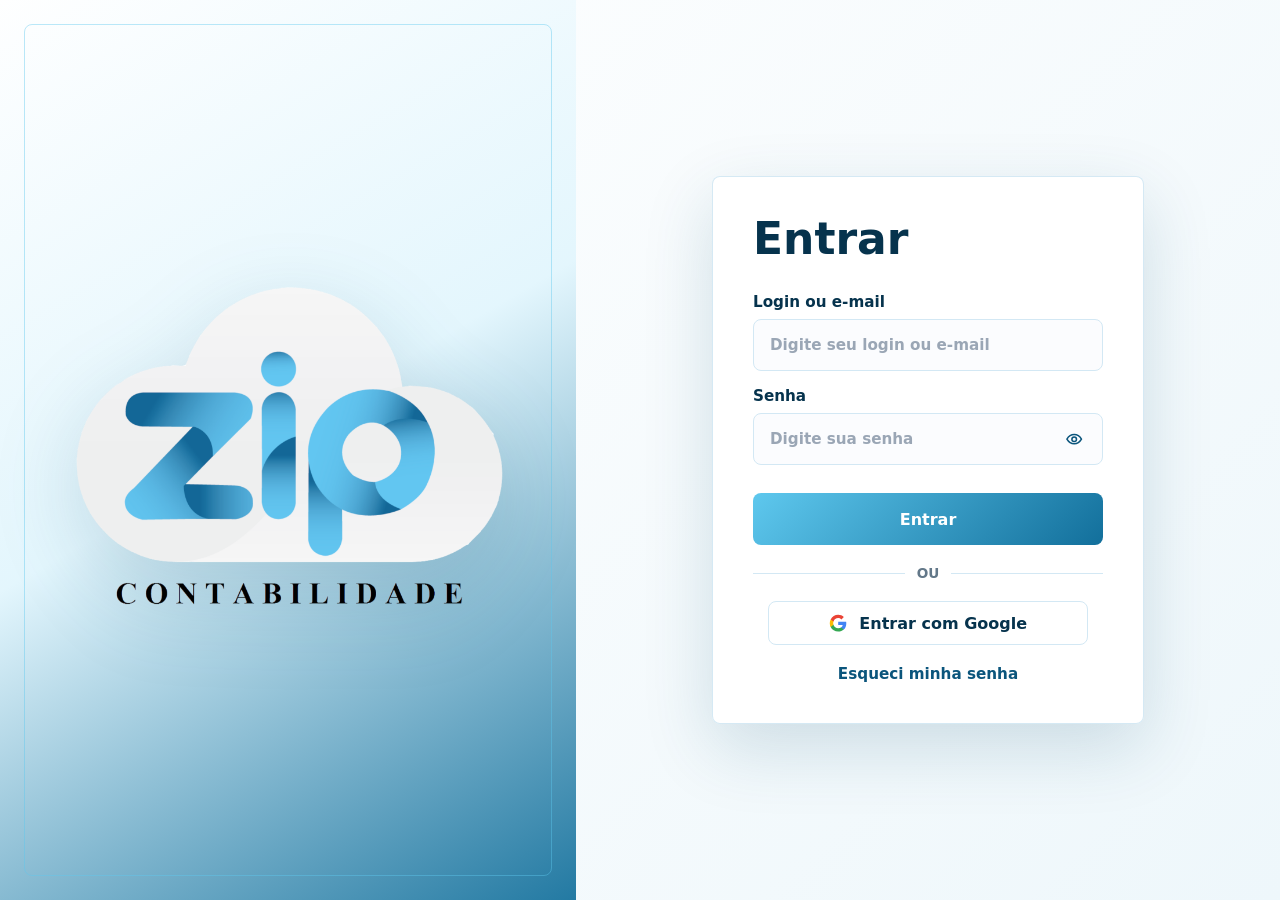
<file: index.html>
<!doctype html>
<html lang="pt-BR">
  <head>
    <meta charset="UTF-8" />
    <meta name="viewport" content="width=device-width, initial-scale=1.0" />
    <title>Login</title>
    <link rel="icon" type="image/png" sizes="32x32" href="/favicon-32.png?v=4" />
    <link rel="icon" type="image/png" sizes="512x512" href="/favicon.png?v=4" />
    <link rel="apple-touch-icon" sizes="180x180" href="/apple-touch-icon.png?v=4" />
    <link rel="stylesheet" href="/styles.css?v=20260518-google-users" />
  </head>
  <body>
    <main class="login-page">
      <section class="brand-panel" aria-label="Logo principal">
        <div class="logo-showcase">
          <img class="brand-logo" src="/logo-login.png" alt="Logo" />
        </div>
      </section>

      <section class="login-panel" aria-labelledby="login-title">
        <form class="login-form auth-view" id="login-form" action="#" method="post">
          <div class="login-form__header">
            <h2 id="login-title">Entrar</h2>
          </div>

          <label class="field" for="usuario">
            <span>Login ou e-mail</span>
            <input
              id="usuario"
              name="usuario"
              type="text"
              autocomplete="username"
              placeholder="Digite seu login ou e-mail"
              aria-describedby="login-error"
              required
            />
          </label>

          <label class="field" for="senha">
            <span>Senha</span>
            <span class="password-control">
              <input
                id="senha"
                name="senha"
                type="password"
                autocomplete="current-password"
                placeholder="Digite sua senha"
                aria-describedby="login-error"
                required
              />
              <button
                class="password-toggle"
                id="senha-toggle"
                type="button"
                aria-label="Segure para mostrar a senha"
                aria-controls="senha"
              >
                <svg viewBox="0 0 24 24" aria-hidden="true">
                  <path
                    d="M2.5 12s3.5-6 9.5-6 9.5 6 9.5 6-3.5 6-9.5 6-9.5-6-9.5-6z"
                  />
                  <circle cx="12" cy="12" r="3" />
                </svg>
              </button>
            </span>
          </label>

          <button class="login-button" type="submit">Entrar</button>

          <div class="auth-divider" aria-hidden="true">
            <span>ou</span>
          </div>

          <div class="google-signin-area">
            <div id="google-signin-button"></div>
            <button class="google-fallback-button" id="google-login-fallback" type="button">
              <svg class="google-logo" viewBox="0 0 24 24" aria-hidden="true">
                <path
                  fill="#4285f4"
                  d="M22.56 12.25c0-.78-.07-1.53-.2-2.25H12v4.26h5.92c-.26 1.37-1.04 2.53-2.21 3.31v2.77h3.57c2.08-1.92 3.28-4.74 3.28-8.09z"
                />
                <path
                  fill="#34a853"
                  d="M12 23c2.97 0 5.46-.98 7.28-2.66l-3.57-2.77c-.98.66-2.23 1.06-3.71 1.06-2.86 0-5.29-1.93-6.16-4.53H2.18v2.84C3.99 20.53 7.7 23 12 23z"
                />
                <path
                  fill="#fbbc05"
                  d="M5.84 14.1c-.22-.66-.35-1.36-.35-2.1s.13-1.44.35-2.1V7.06H2.18C1.43 8.55 1 10.22 1 12s.43 3.45 1.18 4.94l3.66-2.84z"
                />
                <path
                  fill="#ea4335"
                  d="M12 5.38c1.62 0 3.06.56 4.21 1.64l3.15-3.15C17.45 2.09 14.97 1 12 1 7.7 1 3.99 3.47 2.18 7.06L5.84 9.9C6.71 7.3 9.14 5.38 12 5.38z"
                />
              </svg>
              Entrar com Google
            </button>
          </div>

          <p class="google-error" id="google-error" role="alert" hidden></p>

          <a class="forgot-password" id="forgot-password-link" href="#recuperar-senha">
            Esqueci minha senha
          </a>

          <p class="login-error" id="login-error" role="alert" hidden>
            Login/e-mail ou senha inexistente.
          </p>

          <p class="login-success" id="login-success" role="status" hidden>
            Login realizado com sucesso.
          </p>
        </form>

        <form class="login-form auth-view" id="forgot-form" action="#" method="post" hidden>
          <div class="login-form__header">
            <h2>Redefinir senha</h2>
          </div>

          <label class="field" for="email-recuperacao">
            <span>E-mail cadastrado</span>
            <input
              id="email-recuperacao"
              name="email-recuperacao"
              type="email"
              autocomplete="email"
              placeholder="Digite seu e-mail"
              aria-describedby="forgot-error"
              required
            />
          </label>

          <button class="login-button" type="submit">Enviar redefini&ccedil;&atilde;o</button>
          <button class="link-button" id="back-to-login" type="button">Voltar para entrar</button>

          <p class="login-error" id="forgot-error" role="alert" hidden>
            E-mail n&atilde;o encontrado.
          </p>

          <section class="reset-email" id="reset-email-preview" aria-label="E-mail de redefinicao" hidden>
            <p class="email-subject">
              <strong>Assunto:</strong> Redefini&ccedil;&atilde;o de senha
            </p>
            <p>
              Ol&aacute;, recebemos uma solicita&ccedil;&atilde;o para alterar sua senha.
              Clique no link abaixo para cadastrar uma nova senha.
            </p>
            <a class="reset-link" id="reset-password-link" href="#redefinir-senha">
              Redefinir senha
            </a>
          </section>
        </form>

        <form class="login-form auth-view" id="reset-form" action="#" method="post" hidden>
          <div class="login-form__header">
            <h2>Nova senha</h2>
          </div>

          <label class="field" for="nova-senha">
            <span>Nova senha</span>
            <input
              id="nova-senha"
              name="nova-senha"
              type="password"
              autocomplete="new-password"
              placeholder="Digite a nova senha"
              aria-describedby="password-rules reset-error"
              required
            />
          </label>

          <label class="field" for="confirmar-senha">
            <span>Confirmar senha</span>
            <input
              id="confirmar-senha"
              name="confirmar-senha"
              type="password"
              autocomplete="new-password"
              placeholder="Confirme a nova senha"
              aria-describedby="password-rules reset-error"
              required
            />
          </label>

          <p class="password-rules" id="password-rules">
            Use no m&iacute;nimo 8 caracteres, com letras mai&uacute;sculas,
            min&uacute;sculas, n&uacute;meros e caractere especial.
          </p>

          <button class="login-button" type="submit">Salvar nova senha</button>
          <button class="link-button" id="back-to-login-reset" type="button">Voltar para entrar</button>

          <p class="login-error" id="reset-error" role="alert" hidden></p>

          <p class="login-success" id="reset-success" role="status" hidden>
            Senha alterada com sucesso.
          </p>
        </form>
      </section>

      <section class="app-shell" id="app-shell" hidden>
        <aside class="sidebar" aria-label="Menu principal">
          <div class="sidebar__top">
            <img class="sidebar__logo" src="/logo-sidebar.png" alt="Logo ZIP" />
            <button
              class="sidebar__toggle"
              id="sidebar-toggle"
              type="button"
              aria-label="Recolher menu"
              aria-expanded="true"
            >
              <svg viewBox="0 0 24 24" aria-hidden="true">
                <path d="M11 6 5 12l6 6" />
                <path d="M19 6l-6 6 6 6" />
              </svg>
            </button>
          </div>

          <nav class="sidebar__nav">
            <button class="sidebar__item is-active" id="nav-home" type="button">
              <svg viewBox="0 0 24 24" aria-hidden="true">
                <path d="M3 10.5 12 3l9 7.5" />
                <path d="M5 10v10h14V10" />
                <path d="M9 20v-6h6v6" />
              </svg>
              <span>Home</span>
            </button>
            <div class="sidebar__group">
              <button
                class="sidebar__item sidebar__item--parent is-expanded"
                id="nav-tools"
                type="button"
                aria-expanded="true"
                aria-controls="tools-submenu"
              >
                <svg viewBox="0 0 24 24" aria-hidden="true">
                  <path d="M14.7 6.3a4 4 0 0 0-5 5L4 17v3h3l5.7-5.7a4 4 0 0 0 5-5l-2.4 2.4-3-3 2.4-2.4z" />
                </svg>
                <span>Ferramentas</span>
                <svg class="sidebar__chevron" viewBox="0 0 24 24" aria-hidden="true">
                  <path d="m6 9 6 6 6-6" />
                </svg>
              </button>
              <div
                class="sidebar__submenu"
                id="tools-submenu"
                role="group"
                aria-label="Ferramentas disponiveis"
              ></div>
            </div>
            <div class="sidebar__group" id="learning-nav-group">
              <button
                class="sidebar__item sidebar__item--parent"
                id="nav-learning"
                type="button"
                aria-expanded="false"
                aria-controls="learning-submenu"
              >
                <svg viewBox="0 0 24 24" aria-hidden="true">
                  <path d="M4 19.5V5.8A2.8 2.8 0 0 1 6.8 3H20v15H6.5A2.5 2.5 0 0 0 4 20.5" />
                  <path d="M8 7h8M8 11h6" />
                </svg>
                <span>Aprendizado</span>
                <svg class="sidebar__chevron" viewBox="0 0 24 24" aria-hidden="true">
                  <path d="m6 9 6 6 6-6" />
                </svg>
              </button>
              <div
                class="sidebar__submenu"
                id="learning-submenu"
                role="group"
                aria-label="&Aacute;reas de aprendizado"
                hidden
              >
                <button class="sidebar__subitem" type="button" data-learning-view="courses">
                  Cursos
                </button>
                <button class="sidebar__subitem" type="button" data-learning-view="tracks">
                  Trilhas
                </button>
                <button class="sidebar__subitem" type="button" data-learning-view="assessment">
                  Avalia&ccedil;&otilde;es
                </button>
                <button class="sidebar__subitem" type="button" data-learning-view="course-registration">
                  Cadastros
                </button>
                <button class="sidebar__subitem" type="button" data-learning-view="categories">
                  Categorias
                </button>
              </div>
            </div>
          </nav>

          <div class="sidebar__bottom">
            <div class="sidebar__group" id="config-nav-group">
              <button
                class="sidebar__item"
                id="nav-config"
                type="button"
              >
                <svg viewBox="0 0 24 24" aria-hidden="true">
                  <path d="M12 15.5a3.5 3.5 0 1 0 0-7 3.5 3.5 0 0 0 0 7Z" />
                  <path d="M19.4 15a1.7 1.7 0 0 0 .34 1.88l.05.05a2 2 0 0 1-2.83 2.83l-.05-.05A1.7 1.7 0 0 0 15 19.38a1.7 1.7 0 0 0-1 .92V20a2 2 0 0 1-4 0v-.08a1.7 1.7 0 0 0-1-.92 1.7 1.7 0 0 0-1.88.34l-.05.05a2 2 0 0 1-2.83-2.83l.05-.05A1.7 1.7 0 0 0 4.62 15a1.7 1.7 0 0 0-.92-1H3.6a2 2 0 0 1 0-4h.1a1.7 1.7 0 0 0 .92-1 1.7 1.7 0 0 0-.34-1.88l-.05-.05a2 2 0 0 1 2.83-2.83l.05.05A1.7 1.7 0 0 0 9 4.62a1.7 1.7 0 0 0 1-.92V3.6a2 2 0 0 1 4 0v.1a1.7 1.7 0 0 0 1 .92 1.7 1.7 0 0 0 1.88-.34l.05-.05a2 2 0 0 1 2.83 2.83l-.05.05A1.7 1.7 0 0 0 19.38 9c.18.38.5.7.92.92h.1a2 2 0 0 1 0 4h-.1a1.7 1.7 0 0 0-.9 1.08Z" />
                </svg>
                <span>Configura&ccedil;&otilde;es</span>
              </button>
            </div>
          </div>
        </aside>

        <section class="workspace" aria-labelledby="workspace-title">
          <header class="workspace__header">
            <div>
              <p class="workspace__eyebrow" id="workspace-eyebrow">Home</p>
              <h1 id="workspace-title">Últimas atualizações</h1>
            </div>
            <button class="logout-button" id="logout-button" type="button">Sair</button>
          </header>

          <section class="workspace-section" id="home-section">
            <section class="home-panel" aria-labelledby="home-updates-title">
              <div class="home-panel__header">
                <div>
                  <p class="workspace__eyebrow">Sistema</p>
                  <h2 id="home-updates-title">Últimas atualizações</h2>
                </div>
              </div>

              <ol class="home-updates">
                <li>
                  <time datetime="2026-05-18">18/05/2026</time>
                  <div>
                    <strong>Lista de usu&aacute;rios simplificada</strong>
                    <p>Configura&ccedil;&otilde;es ganhou listagem limpa, modal corrigido e importa&ccedil;&atilde;o/exporta&ccedil;&atilde;o de usu&aacute;rios.</p>
                  </div>
                </li>
                <li>
                  <time datetime="2026-05-18">18/05/2026</time>
                  <div>
                    <strong>Configura&ccedil;&otilde;es reorganizadas</strong>
                    <p>Configura&ccedil;&otilde;es agora possui menu superior interno e edi&ccedil;&atilde;o de usu&aacute;rios em modal.</p>
                  </div>
                </li>
                <li>
                  <time datetime="2026-05-18">18/05/2026</time>
                  <div>
                    <strong>Administrador principal definido</strong>
                    <p>Usu&aacute;rio sidney.duarte@zipcontabilidade.com.br agora possui permiss&atilde;o administrativa permanente.</p>
                  </div>
                </li>
                <li>
                  <time datetime="2026-05-18">18/05/2026</time>
                  <div>
                    <strong>Paginação nas últimas atualizações</strong>
                    <p>Lista da Home agora exibe 5 atualizações por página.</p>
                  </div>
                </li>
                <li>
                  <time datetime="2026-05-18">18/05/2026</time>
                  <div>
                    <strong>Cadastro de cursos padronizado</strong>
                    <p>Menus de categoria e departamento agora usam o mesmo formato de sele&ccedil;&atilde;o.</p>
                  </div>
                </li>
                <li>
                  <time datetime="2026-05-18">18/05/2026</time>
                  <div>
                    <strong>Configura&ccedil;&otilde;es e permiss&otilde;es modulares</strong>
                    <p>Cadastro de usu&aacute;rios passou a separar administradores e colaboradores com acessos por m&oacute;dulo e subm&oacute;dulo.</p>
                  </div>
                </li>
                <li>
                  <time datetime="2026-05-18">18/05/2026</time>
                  <div>
                    <strong>Anexos de cursos por upload</strong>
                    <p>Cadastro de cursos agora permite anexar PDFs e documentos diretamente do computador.</p>
                  </div>
                </li>
                <li>
                  <time datetime="2026-05-18">18/05/2026</time>
                  <div>
                    <strong>Analisador de Extratos com link pr&oacute;prio</strong>
                    <p>Ferramenta passou a responder em /ferramentas/analisador-extratos mantendo a valida&ccedil;&atilde;o de login.</p>
                  </div>
                </li>
                <li>
                  <time datetime="2026-05-15">15/05/2026</time>
                  <div>
                    <strong>Home adicionada à intranet</strong>
                    <p>Tela inicial criada para concentrar comunicados e novidades do sistema.</p>
                  </div>
                </li>
                <li>
                  <time datetime="2026-05-15">15/05/2026</time>
                  <div>
                    <strong>Aprendizado ganhou cadastro de categorias</strong>
                    <p>Categorias agora possuem submenu próprio e alimentam o cadastro de cursos.</p>
                  </div>
                </li>
                <li>
                  <time datetime="2026-05-15">15/05/2026</time>
                  <div>
                    <strong>Cursos com módulos, vídeos e anexos</strong>
                    <p>Cadastro de cursos passou a aceitar módulos, vídeos do Vimeo e documentos por vídeo.</p>
                  </div>
                </li>
                <li>
                  <time datetime="2026-05-15">15/05/2026</time>
                  <div>
                    <strong>Busca e filtros em Aprendizado</strong>
                    <p>Cursos e trilhas agora contam com busca e filtro por departamento.</p>
                  </div>
                </li>
              </ol>

              <nav class="home-pagination" aria-label="Paginação das últimas atualizações">
                <button class="learning-secondary-action" id="home-updates-prev" type="button">
                  Anterior
                </button>
                <span id="home-updates-page-status" aria-live="polite">P&aacute;gina 1 de 1</span>
                <button class="learning-secondary-action" id="home-updates-next" type="button">
                  Pr&oacute;xima
                </button>
              </nav>
            </section>
          </section>

          <section class="workspace-section" id="tools-section">
            <div class="tools-grid" id="tools-grid"></div>

            <p class="empty-state" id="tools-empty" hidden>
              Nenhuma ferramenta liberada para este usuario.
            </p>

            <section class="tool-frame-view" id="tool-frame-view" hidden>
              <div class="tool-frame-view__bar">
                <button class="tool-frame-view__back" id="tool-back-button" type="button">
                  Voltar
                </button>
                <h2 id="tool-frame-title">Ferramenta</h2>
              </div>
              <iframe
                class="tool-frame-view__frame"
                id="tool-frame"
                title="Ferramenta interna"
              ></iframe>
            </section>
          </section>

          <section class="workspace-section" id="learning-section" hidden>
            <section
              class="learning-view"
              id="learning-course-registration-view"
              data-learning-view="course-registration"
            >
              <div class="learning-layout learning-layout--form">
                <form class="learning-panel learning-form" id="learning-course-form" action="#" method="post">
                  <div class="learning-panel__header">
                    <div>
                      <p class="learning-panel__eyebrow">Cadastro</p>
                      <h2>Novo curso</h2>
                    </div>
                    <span class="learning-badge">Rascunho local</span>
                  </div>

                  <div class="learning-form__grid learning-form__grid--course-head">
                    <label class="field learning-field" for="course-title">
                      <span>T&iacute;tulo do Curso</span>
                      <input id="course-title" name="course-title" type="text" required />
                    </label>

                    <label class="field learning-field" for="course-category">
                      <span>Categoria</span>
                      <select id="course-category" name="course-category" required></select>
                    </label>

                    <label class="field learning-field" for="course-department">
                      <span>Departamento</span>
                      <select id="course-department" name="course-department"></select>
                    </label>

                    <label class="field learning-field" for="course-total-duration">
                      <span>Dura&ccedil;&atilde;o Total</span>
                      <input
                        id="course-total-duration"
                        name="course-total-duration"
                        type="text"
                        value="0 min"
                        readonly
                      />
                    </label>
                  </div>

                  <div class="learning-modules-header">
                    <div>
                      <h3>M&oacute;dulos</h3>
                    </div>
                    <button class="learning-secondary-action" id="learning-add-module" type="button">
                      Adicionar m&oacute;dulo
                    </button>
                  </div>

                  <div class="learning-module-list" id="learning-course-modules-list"></div>

                  <div class="learning-form__actions">
                    <button class="learning-primary-action" type="submit">Salvar curso</button>
                    <button class="learning-secondary-action" id="learning-course-reset" type="reset">
                      Limpar
                    </button>
                  </div>

                  <p class="learning-form__status" id="learning-course-status" role="status" hidden></p>
                </form>

                <aside class="learning-panel learning-side-panel" aria-label="Resumo do cadastro">
                  <div class="learning-stat">
                    <span>Cursos publicados</span>
                    <strong id="learning-total-courses">0</strong>
                  </div>
                  <div class="learning-stat">
                    <span>Documentos anexados</span>
                    <strong id="learning-total-pdfs">0</strong>
                  </div>
                  <div class="learning-stat">
                    <span>Avalia&ccedil;&otilde;es registradas</span>
                    <strong id="learning-total-assessments">0</strong>
                  </div>
                </aside>
              </div>
            </section>

            <section
              class="learning-view"
              id="learning-categories-view"
              data-learning-view="categories"
              hidden
            >
              <section
                class="learning-panel learning-category-manager learning-category-manager--standalone"
                aria-labelledby="learning-category-title"
              >
                <div class="learning-panel__header">
                  <div>
                    <p class="learning-panel__eyebrow">Cadastro</p>
                    <h2 id="learning-category-title">Categorias</h2>
                  </div>
                  <span class="learning-badge">Lista controlada</span>
                </div>

                <label class="learning-search learning-category-search" for="learning-category-search">
                  <span class="sr-only">Buscar categoria</span>
                  <input id="learning-category-search" type="search" placeholder="Buscar categoria" />
                </label>

                <form class="learning-category-form" id="learning-category-form" action="#" method="post">
                  <label class="sr-only" for="learning-category-name">Nome da categoria</label>
                  <input
                    id="learning-category-name"
                    name="learning-category-name"
                    type="text"
                    placeholder="Nova categoria"
                    required
                  />
                  <button class="learning-secondary-action" type="submit">Adicionar</button>
                </form>

                <div class="learning-category-list" id="learning-category-list"></div>
                <p class="empty-state" id="learning-category-empty" hidden>
                  Nenhuma categoria cadastrada.
                </p>
                <p class="learning-form__status" id="learning-category-status" role="status" hidden></p>
              </section>
            </section>

            <section
              class="learning-view"
              id="learning-courses-view"
              data-learning-view="courses"
              hidden
            >
              <div class="learning-panel">
                <div class="learning-panel__header">
                  <div>
                    <p class="learning-panel__eyebrow">Biblioteca</p>
                    <h2>Cursos</h2>
                  </div>
                  <div class="learning-filter-bar">
                    <label class="learning-search" for="learning-course-search">
                      <span class="sr-only">Buscar curso</span>
                      <input id="learning-course-search" type="search" placeholder="Buscar curso" />
                    </label>
                    <label class="learning-filter" for="learning-course-department-filter">
                      <span class="sr-only">Filtrar cursos por departamento</span>
                      <select id="learning-course-department-filter"></select>
                    </label>
                  </div>
                </div>

                <div class="learning-course-grid" id="learning-courses-grid"></div>
                <p class="empty-state" id="learning-courses-empty" hidden>
                  Nenhum curso cadastrado.
                </p>
              </div>

              <section class="learning-panel learning-course-player" id="learning-course-player" hidden>
                <div class="learning-panel__header">
                  <div>
                    <p class="learning-panel__eyebrow">Curso aberto</p>
                    <h2 id="learning-player-title">Curso</h2>
                  </div>
                  <button class="learning-secondary-action" id="learning-player-close" type="button">
                    Fechar
                  </button>
                </div>
                <div class="learning-player-frame" id="learning-player-frame"></div>
                <div class="learning-attachments" id="learning-player-attachments"></div>
              </section>
            </section>

            <section
              class="learning-view"
              id="learning-tracks-view"
              data-learning-view="tracks"
              hidden
            >
              <div class="learning-panel">
                <div class="learning-panel__header">
                  <div>
                    <p class="learning-panel__eyebrow">Sequ&ecirc;ncias</p>
                    <h2>Trilhas</h2>
                  </div>
                  <div class="learning-filter-bar">
                    <label class="learning-search" for="learning-track-search">
                      <span class="sr-only">Buscar trilha</span>
                      <input id="learning-track-search" type="search" placeholder="Buscar trilha" />
                    </label>
                    <label class="learning-filter" for="learning-track-department-filter">
                      <span class="sr-only">Filtrar trilhas por departamento</span>
                      <select id="learning-track-department-filter"></select>
                    </label>
                  </div>
                </div>
                <div class="learning-track-list" id="learning-track-list"></div>
                <p class="empty-state" id="learning-tracks-empty" hidden>
                  Nenhuma trilha dispon&iacute;vel.
                </p>
              </div>
            </section>

            <section
              class="learning-view"
              id="learning-assessment-view"
              data-learning-view="assessment"
              hidden
            >
              <div class="learning-layout learning-layout--form">
                <form class="learning-panel learning-form" id="learning-assessment-form" action="#" method="post">
                  <div class="learning-panel__header">
                    <div>
                      <p class="learning-panel__eyebrow">Usu&aacute;rio</p>
                      <h2>Avalia&ccedil;&otilde;es</h2>
                    </div>
                    <span class="learning-badge" id="learning-assessment-user">Usu&aacute;rio</span>
                  </div>

                  <label class="field learning-field" for="assessment-course">
                    <span>Curso</span>
                    <select id="assessment-course" name="assessment-course" required></select>
                  </label>

                  <div class="learning-form__grid">
                    <label class="field learning-field" for="assessment-score">
                      <span>Nota</span>
                      <input
                        id="assessment-score"
                        name="assessment-score"
                        type="number"
                        min="0"
                        max="100"
                        step="1"
                        required
                      />
                    </label>

                    <label class="field learning-field" for="assessment-status">
                      <span>Status</span>
                      <select id="assessment-status" name="assessment-status">
                        <option value="concluido">Concluido</option>
                        <option value="em-andamento">Em andamento</option>
                        <option value="reprovado">Reprovado</option>
                      </select>
                    </label>
                  </div>

                  <label class="field learning-field" for="assessment-notes">
                    <span>Observa&ccedil;&otilde;es</span>
                    <textarea id="assessment-notes" name="assessment-notes" rows="4"></textarea>
                  </label>

                  <button class="learning-primary-action" type="submit">Registrar avalia&ccedil;&atilde;o</button>
                  <p class="learning-form__status" id="learning-assessment-status-message" role="status" hidden></p>
                </form>

                <aside class="learning-panel learning-side-panel" aria-label="Hist&oacute;rico de avalia&ccedil;&atilde;o">
                  <div class="learning-panel__header">
                    <div>
                      <p class="learning-panel__eyebrow">Hist&oacute;rico</p>
                      <h2>Resultados</h2>
                    </div>
                  </div>
                  <div class="learning-result-list" id="learning-result-list"></div>
                  <p class="empty-state" id="learning-results-empty" hidden>
                    Nenhuma avalia&ccedil;&atilde;o registrada.
                  </p>
                </aside>
              </div>
            </section>
          </section>

          <section class="workspace-section" id="config-section" hidden>
            <section class="config-view" id="config-users-view" data-config-view="users">
              <nav class="config-tabs" aria-label="Menu de configura&ccedil;&otilde;es">
                <button class="config-tab is-active" type="button" data-config-view="users">
                  Usu&aacute;rios
                </button>
              </nav>

              <section class="config-panel" aria-labelledby="user-config-list-title">
                <div class="config-panel__header">
                  <div>
                    <p class="workspace__eyebrow">Acessos</p>
                    <h2 id="user-config-list-title">Usu&aacute;rios cadastrados</h2>
                  </div>
                  <div class="config-actions">
                    <button class="learning-secondary-action" id="user-config-export" type="button">
                      Exportar lista
                    </button>
                  </div>
                </div>
                <p class="config-panel__note">
                  Esta lista exibe o usu&aacute;rio de teste e os colaboradores que acessarem pelo Google.
                </p>
                <div class="config-user-table">
                  <div class="config-user-table__head" aria-hidden="true">
                    <span>Nome do usu&aacute;rio</span>
                    <span>Email</span>
                    <span>Fun&ccedil;&atilde;o</span>
                    <span>Status</span>
                    <span>A&ccedil;&atilde;o</span>
                  </div>
                  <div class="config-user-list" id="config-user-list"></div>
                </div>
              </section>

              <div class="config-modal" id="user-config-modal" hidden>
                <div class="config-modal__backdrop" data-modal-close></div>
                <form
                  class="config-panel config-form config-modal__dialog"
                  id="user-config-form"
                  action="#"
                  method="post"
                  role="dialog"
                  aria-modal="true"
                  aria-labelledby="user-config-modal-title"
                >
                  <div class="config-panel__header">
                    <div>
                      <p class="workspace__eyebrow">Configura&ccedil;&otilde;es</p>
                      <h2 id="user-config-modal-title">Editar usu&aacute;rio</h2>
                    </div>
                    <span class="learning-badge">Permiss&otilde;es locais</span>
                  </div>

                  <input id="user-config-id" type="hidden" />

                  <div class="config-form__grid">
                    <label class="field learning-field" for="user-config-name">
                      <span>Nome</span>
                      <input id="user-config-name" type="text" required />
                    </label>

                    <label class="field learning-field" for="user-config-login">
                      <span>Login</span>
                      <input id="user-config-login" type="text" pattern="[A-Za-z0-9._-]+" required />
                    </label>

                    <label class="field learning-field" for="user-config-email">
                      <span>E-mail</span>
                      <input id="user-config-email" type="email" required />
                    </label>

                    <label class="field learning-field" for="user-config-password">
                      <span>Senha</span>
                      <input id="user-config-password" type="password" placeholder="Manter senha atual" />
                    </label>

                    <label class="field learning-field" for="user-config-type">
                      <span>Tipo</span>
                      <select id="user-config-type" required>
                        <option value="administrador">Administrador</option>
                        <option value="colaborador">Colaborador</option>
                      </select>
                    </label>

                    <label class="field learning-field" for="user-config-status">
                      <span>Status</span>
                      <select id="user-config-status" required>
                        <option value="ativo">Ativo</option>
                        <option value="inativo">Inativo</option>
                      </select>
                    </label>
                  </div>

                  <fieldset class="config-permissions">
                    <legend>Acessos do sistema</legend>
                    <label>
                      <input type="checkbox" value="ferramentas.analisador-extratos" data-user-permission />
                      <span>Ferramentas - Analisador de Extratos</span>
                    </label>
                    <label>
                      <input type="checkbox" value="aprendizado.cursos" data-user-permission />
                      <span>Aprendizado - Cursos</span>
                    </label>
                    <label>
                      <input type="checkbox" value="aprendizado.trilhas" data-user-permission />
                      <span>Aprendizado - Trilhas</span>
                    </label>
                    <label>
                      <input type="checkbox" value="aprendizado.avaliacoes" data-user-permission />
                      <span>Aprendizado - Avalia&ccedil;&otilde;es</span>
                    </label>
                    <label>
                      <input type="checkbox" value="aprendizado.cadastros" data-user-permission />
                      <span>Aprendizado - Cadastros</span>
                    </label>
                    <label>
                      <input type="checkbox" value="aprendizado.categorias" data-user-permission />
                      <span>Aprendizado - Categorias</span>
                    </label>
                    <label>
                      <input type="checkbox" value="configuracoes.usuarios" data-user-permission />
                      <span>Configura&ccedil;&otilde;es - Usu&aacute;rios</span>
                    </label>
                  </fieldset>

                  <div class="learning-form__actions">
                    <button class="learning-primary-action" type="submit">Salvar usu&aacute;rio</button>
                    <button class="learning-secondary-action" id="user-config-reset" type="button">
                      Limpar
                    </button>
                    <button class="learning-secondary-action" id="user-config-close" type="button">
                      Fechar
                    </button>
                  </div>

                  <p class="learning-form__status" id="user-config-status-message" role="status" hidden></p>
                </form>
              </div>
            </section>
          </section>
        </section>
      </section>
    </main>
    <script src="https://accounts.google.com/gsi/client" async defer></script>
    <script src="/script.js?v=20260519-collab-defaults"></script>
  </body>
</html>
</file>
<file: styles.css>
:root {
  --background: #eef7fb;
  --surface: #ffffff;
  --text: #06334d;
  --muted: #637889;
  --border: #d3e8f4;
  --accent: #5ec8ee;
  --accent-dark: #126f9b;
  --accent-deep: #0b557c;
  --accent-soft: #e3f6fd;
  --shadow: 0 24px 70px rgba(7, 72, 108, 0.16);
}

* {
  box-sizing: border-box;
}

[hidden] {
  display: none !important;
}

body {
  margin: 0;
  min-height: 100vh;
  font-family:
    Inter, ui-sans-serif, system-ui, -apple-system, BlinkMacSystemFont, "Segoe UI",
    sans-serif;
  color: var(--text);
  background: linear-gradient(135deg, #ffffff 0%, var(--background) 100%);
}

button,
input,
select,
textarea {
  font: inherit;
}

.login-page {
  min-height: 100vh;
  display: grid;
  grid-template-columns: minmax(20rem, 0.9fr) minmax(20rem, 1.1fr);
  align-items: stretch;
}

.brand-panel {
  position: relative;
  min-height: 100vh;
  display: flex;
  flex-direction: column;
  justify-content: center;
  align-items: center;
  padding: clamp(2rem, 5vw, 4.5rem);
  overflow: hidden;
  color: var(--text);
  background:
    linear-gradient(150deg, rgba(255, 255, 255, 0.96) 0%, rgba(227, 246, 253, 0.94) 48%, rgba(18, 111, 155, 0.92) 100%),
    #e9f7fd;
}

.brand-panel::after {
  content: "";
  position: absolute;
  inset: 1.5rem;
  border: 1px solid rgba(94, 200, 238, 0.42);
  border-radius: 8px;
  pointer-events: none;
}

.logo-showcase {
  position: relative;
  z-index: 1;
  width: min(100%, 34rem);
  align-self: center;
}

.brand-logo {
  display: block;
  width: 100%;
  max-height: 24rem;
  object-fit: contain;
  filter: drop-shadow(0 24px 42px rgba(7, 72, 108, 0.16));
}

.login-panel {
  min-height: 100vh;
  display: grid;
  place-items: center;
  padding: clamp(1.25rem, 4vw, 4rem);
}

.login-form {
  width: min(100%, 27rem);
  padding: clamp(1.5rem, 4vw, 2.5rem);
  border: 1px solid rgba(211, 232, 244, 0.95);
  border-radius: 8px;
  background: rgba(255, 255, 255, 0.94);
  box-shadow: var(--shadow);
}

.login-form__header {
  margin-bottom: 2rem;
}

.login-form h2 {
  margin: 0;
  font-size: clamp(2rem, 4vw, 2.75rem);
  line-height: 1;
  letter-spacing: 0;
}

.field {
  display: grid;
  gap: 0.5rem;
  margin-bottom: 1rem;
  color: var(--text);
  font-size: 0.95rem;
  font-weight: 700;
}

.field input {
  width: 100%;
  min-height: 3.25rem;
  border: 1px solid var(--border);
  border-radius: 8px;
  padding: 0 1rem;
  background: #fbfcfe;
  color: var(--text);
  outline: none;
  transition:
    border-color 160ms ease,
    box-shadow 160ms ease,
    background-color 160ms ease;
}

.password-control {
  position: relative;
  display: block;
}

.password-control input {
  padding-right: 3.35rem;
}

.password-toggle {
  position: absolute;
  top: 50%;
  right: 0.65rem;
  display: inline-grid;
  width: 2.25rem;
  height: 2.25rem;
  place-items: center;
  border: 0;
  border-radius: 8px;
  background: transparent;
  color: var(--accent-deep);
  cursor: pointer;
  touch-action: manipulation;
  user-select: none;
  transform: translateY(-50%);
}

.password-toggle:hover {
  background: var(--accent-soft);
}

.password-toggle:focus-visible {
  outline: 3px solid var(--accent-soft);
  outline-offset: 2px;
}

.password-toggle svg {
  width: 1.15rem;
  height: 1.15rem;
  fill: none;
  stroke: currentColor;
  stroke-linecap: round;
  stroke-linejoin: round;
  stroke-width: 2;
}

.field input::placeholder {
  color: #9aa6b5;
}

.field input:focus {
  border-color: var(--accent);
  background: #ffffff;
  box-shadow: 0 0 0 4px var(--accent-soft);
}

.login-form.is-invalid .field input {
  border-color: #d84a4a;
}

.login-form.is-invalid .field input:focus {
  box-shadow: 0 0 0 4px rgba(216, 74, 74, 0.14);
}

.login-button {
  width: 100%;
  min-height: 3.25rem;
  border: 0;
  border-radius: 8px;
  margin-top: 0.75rem;
  background: linear-gradient(135deg, var(--accent) 0%, var(--accent-dark) 100%);
  color: #ffffff;
  cursor: pointer;
  font-weight: 800;
  transition:
    background-color 160ms ease,
    transform 160ms ease,
    box-shadow 160ms ease;
}

.login-button:hover {
  background: linear-gradient(135deg, #4dbce5 0%, var(--accent-deep) 100%);
  box-shadow: 0 14px 30px rgba(18, 111, 155, 0.24);
  transform: translateY(-1px);
}

.login-button:focus-visible,
.forgot-password:focus-visible,
.link-button:focus-visible,
.reset-link:focus-visible,
.google-fallback-button:focus-visible {
  outline: 3px solid var(--accent-soft);
  outline-offset: 3px;
}

.auth-divider {
  display: flex;
  align-items: center;
  gap: 0.75rem;
  margin: 1.25rem 0;
  color: var(--muted);
  font-size: 0.85rem;
  font-weight: 800;
  text-transform: uppercase;
}

.auth-divider::before,
.auth-divider::after {
  content: "";
  height: 1px;
  flex: 1;
  background: var(--border);
}

.google-signin-area {
  display: grid;
  justify-items: center;
  min-height: 2.75rem;
}

#google-signin-button {
  width: min(100%, 20rem);
}

.google-fallback-button {
  display: inline-flex;
  align-items: center;
  justify-content: center;
  gap: 0.75rem;
  width: min(100%, 20rem);
  min-height: 2.75rem;
  border: 1px solid var(--border);
  border-radius: 8px;
  background: #ffffff;
  color: var(--text);
  cursor: pointer;
  font-weight: 800;
  transition:
    border-color 160ms ease,
    box-shadow 160ms ease,
    transform 160ms ease;
}

.google-fallback-button:hover {
  border-color: var(--accent);
  box-shadow: 0 10px 22px rgba(18, 111, 155, 0.12);
  transform: translateY(-1px);
}

.google-logo {
  width: 1.15rem;
  height: 1.15rem;
  flex: 0 0 auto;
}

.forgot-password {
  display: block;
  width: fit-content;
  margin: 1.25rem auto 0;
  color: var(--accent-deep);
  font-size: 0.95rem;
  font-weight: 800;
  text-decoration: none;
}

.forgot-password:hover {
  text-decoration: underline;
}

.link-button {
  display: block;
  width: fit-content;
  border: 0;
  margin: 1rem auto 0;
  padding: 0;
  background: transparent;
  color: var(--accent-deep);
  cursor: pointer;
  font-size: 0.95rem;
  font-weight: 800;
}

.link-button:hover {
  text-decoration: underline;
}

.password-rules {
  margin: -0.15rem 0 1.1rem;
  color: var(--muted);
  font-size: 0.86rem;
  line-height: 1.45;
}

.login-error {
  margin: 1.25rem 0 0;
  border: 1px solid rgba(216, 74, 74, 0.34);
  border-radius: 8px;
  padding: 0.85rem 1rem;
  background: #fff2f2;
  color: #a62121;
  font-size: 0.92rem;
  font-weight: 800;
  line-height: 1.4;
  text-align: center;
}

.google-error {
  margin: 1rem 0 0;
  border: 1px solid rgba(216, 74, 74, 0.34);
  border-radius: 8px;
  padding: 0.75rem 1rem;
  background: #fff2f2;
  color: #a62121;
  font-size: 0.88rem;
  font-weight: 800;
  line-height: 1.4;
  text-align: center;
}

.reset-email {
  margin-top: 1.25rem;
  border: 1px solid rgba(18, 111, 155, 0.24);
  border-radius: 8px;
  padding: 1rem;
  background: #f4fbfe;
  color: var(--text);
  font-size: 0.9rem;
  line-height: 1.45;
}

.reset-email p {
  margin: 0 0 0.85rem;
}

.email-subject {
  color: var(--accent-deep);
}

.reset-link {
  display: inline-flex;
  align-items: center;
  justify-content: center;
  min-height: 2.7rem;
  border-radius: 8px;
  padding: 0 1rem;
  background: linear-gradient(135deg, var(--accent) 0%, var(--accent-dark) 100%);
  color: #ffffff;
  font-weight: 800;
  text-decoration: none;
}

.reset-link:hover {
  background: linear-gradient(135deg, #4dbce5 0%, var(--accent-deep) 100%);
}

.login-success {
  margin: 1.25rem 0 0;
  border: 1px solid rgba(18, 111, 155, 0.3);
  border-radius: 8px;
  padding: 0.85rem 1rem;
  background: var(--accent-soft);
  color: var(--accent-deep);
  font-size: 0.92rem;
  font-weight: 800;
  line-height: 1.4;
  text-align: center;
}

.login-page.is-authenticated {
  display: block;
}

.login-page.is-authenticated .brand-panel,
.login-page.is-authenticated .login-panel {
  display: none;
}

.app-shell[hidden] {
  display: none;
}

.app-shell {
  min-height: 100vh;
  display: grid;
  grid-template-columns: 17rem 1fr;
  background: linear-gradient(135deg, #ffffff 0%, var(--background) 100%);
}

.app-shell.is-collapsed {
  grid-template-columns: 5rem 1fr;
}

.sidebar {
  position: relative;
  display: flex;
  flex-direction: column;
  border-right: 1px solid var(--border);
  background: #ffffff;
}

.sidebar__top {
  display: flex;
  align-items: center;
  gap: 0.75rem;
  min-height: 7rem;
  padding: 1rem 4rem 1rem 1.1rem;
  border-bottom: 1px solid var(--border);
}

.sidebar__logo {
  display: block;
  width: auto;
  height: 5.25rem;
  max-width: 12.5rem;
  margin: 0 auto;
  object-fit: contain;
}

.sidebar__toggle,
.sidebar__item,
.sidebar__subitem {
  display: inline-flex;
  align-items: center;
  justify-content: center;
  border: 0;
  border-radius: 8px;
  background: transparent;
  color: var(--accent-deep);
  cursor: pointer;
}

.sidebar__toggle {
  position: absolute;
  top: 2.32rem;
  right: -1.05rem;
  z-index: 2;
  width: 2.35rem;
  height: 2.35rem;
  border: 1px solid rgba(94, 200, 238, 0.64);
  border-radius: 999px;
  background: #ffffff;
  box-shadow: 0 10px 26px rgba(7, 72, 108, 0.16);
  transition:
    border-color 160ms ease,
    box-shadow 160ms ease,
    color 160ms ease,
    transform 160ms ease;
}

.sidebar__toggle:hover,
.sidebar__item:hover,
.sidebar__subitem:hover {
  background: var(--accent-soft);
}

.sidebar__toggle:hover {
  border-color: var(--accent);
  box-shadow: 0 14px 30px rgba(18, 111, 155, 0.24);
  transform: translateX(-1px);
}

.sidebar__toggle:focus-visible,
.sidebar__item:focus-visible,
.sidebar__subitem:focus-visible,
.logout-button:focus-visible,
.tool-card__action:focus-visible,
.learning-primary-action:focus-visible,
.learning-secondary-action:focus-visible,
.learning-danger-action:focus-visible,
.learning-search input:focus-visible,
.learning-filter select:focus-visible {
  outline: 3px solid var(--accent-soft);
  outline-offset: 2px;
}

.sidebar svg,
.tool-card__icon svg {
  width: 1.2rem;
  height: 1.2rem;
  fill: none;
  stroke: currentColor;
  stroke-linecap: round;
  stroke-linejoin: round;
  stroke-width: 2;
}

.sidebar__nav {
  display: grid;
  gap: 0.4rem;
  padding: 1rem;
}

.sidebar__bottom {
  display: grid;
  gap: 0.4rem;
  margin-top: auto;
  padding: 1rem;
  border-top: 1px solid var(--border);
}

.sidebar__group {
  display: grid;
  gap: 0.25rem;
}

.sidebar__item {
  justify-content: flex-start;
  gap: 0.75rem;
  min-height: 2.85rem;
  padding: 0 0.85rem;
  font-weight: 800;
}

.sidebar__item--parent {
  width: 100%;
}

.sidebar__chevron {
  width: 1rem;
  height: 1rem;
  margin-left: auto;
  transition: transform 160ms ease;
}

.sidebar__item.is-expanded .sidebar__chevron {
  transform: rotate(180deg);
}

.sidebar__item.is-active {
  background: var(--accent-soft);
}

.sidebar__submenu {
  display: grid;
  gap: 0.25rem;
  padding-left: 2.55rem;
}

.sidebar__submenu[hidden] {
  display: none;
}

.sidebar__subitem {
  position: relative;
  justify-content: flex-start;
  gap: 0.55rem;
  width: 100%;
  min-height: 2.35rem;
  padding: 0 0.75rem;
  color: var(--accent-deep);
  font-size: 0.9rem;
  font-weight: 800;
  line-height: 1.2;
  text-align: left;
}

.sidebar__subitem::before {
  content: "";
  width: 0.42rem;
  height: 0.42rem;
  flex: 0 0 auto;
  border-radius: 999px;
  background: rgba(18, 111, 155, 0.36);
}

.sidebar__subitem.is-active {
  background: rgba(94, 200, 238, 0.18);
  color: var(--text);
}

.sidebar__subitem.is-active::before {
  background: var(--accent-dark);
}

.app-shell.is-collapsed .sidebar__logo,
.app-shell.is-collapsed .sidebar__item span,
.app-shell.is-collapsed .sidebar__chevron,
.app-shell.is-collapsed .sidebar__submenu {
  display: none;
}

.app-shell.is-collapsed .sidebar__top {
  min-height: 5rem;
  justify-content: center;
  padding: 1rem 0.75rem;
}

.app-shell.is-collapsed .sidebar__toggle {
  top: 1.35rem;
  right: -1.05rem;
  transform: rotate(180deg);
}

.app-shell.is-collapsed .sidebar__toggle:hover {
  transform: rotate(180deg) translateX(-1px);
}

.app-shell.is-collapsed .sidebar__item {
  justify-content: center;
  padding: 0;
}

.app-shell.is-collapsed .sidebar__bottom {
  padding: 1rem 0.75rem;
}

.workspace {
  min-width: 0;
  padding: clamp(1.25rem, 4vw, 3.5rem);
}

.workspace__header {
  display: flex;
  align-items: center;
  justify-content: space-between;
  gap: 1rem;
  margin-bottom: 2rem;
}

.workspace__eyebrow {
  margin: 0 0 0.35rem;
  color: var(--accent-deep);
  font-size: 0.78rem;
  font-weight: 800;
  text-transform: uppercase;
}

.workspace h1 {
  margin: 0;
  color: var(--text);
  font-size: clamp(2rem, 4vw, 3rem);
  letter-spacing: 0;
  line-height: 1;
}

.logout-button {
  min-height: 2.65rem;
  border: 1px solid var(--border);
  border-radius: 8px;
  padding: 0 1rem;
  background: #ffffff;
  color: var(--accent-deep);
  cursor: pointer;
  font-weight: 800;
}

.logout-button:hover {
  border-color: var(--accent);
  background: var(--accent-soft);
}

.tools-grid {
  display: grid;
  grid-template-columns: repeat(auto-fit, minmax(min(100%, 17rem), 1fr));
  gap: 1rem;
}

.tool-card {
  display: grid;
  gap: 1rem;
  min-height: 13rem;
  border: 1px solid var(--border);
  border-radius: 8px;
  padding: 1.25rem;
  background: rgba(255, 255, 255, 0.94);
  box-shadow: 0 18px 48px rgba(7, 72, 108, 0.1);
}

.tool-card__icon {
  display: inline-grid;
  width: 2.75rem;
  height: 2.75rem;
  place-items: center;
  border-radius: 8px;
  background: var(--accent-soft);
  color: var(--accent-deep);
}

.tool-card h2 {
  margin: 0;
  color: var(--text);
  font-size: 1.2rem;
  line-height: 1.2;
}

.tool-card p {
  margin: 0;
  color: var(--muted);
  line-height: 1.5;
}

.tool-card__action {
  display: inline-flex;
  align-items: center;
  justify-content: center;
  width: fit-content;
  min-height: 2.6rem;
  border: 0;
  border-radius: 8px;
  padding: 0 1rem;
  background: linear-gradient(135deg, var(--accent) 0%, var(--accent-dark) 100%);
  color: #ffffff;
  cursor: pointer;
  font-weight: 800;
  text-decoration: none;
}

.tool-card__action:hover {
  background: linear-gradient(135deg, #4dbce5 0%, var(--accent-deep) 100%);
}

.empty-state {
  border: 1px dashed var(--border);
  border-radius: 8px;
  padding: 1rem;
  background: rgba(255, 255, 255, 0.72);
  color: var(--muted);
  font-weight: 800;
}

.tool-frame-view {
  display: grid;
  gap: 1rem;
}

.tool-frame-view[hidden] {
  display: none;
}

.tool-frame-view__bar {
  display: flex;
  align-items: center;
  justify-content: space-between;
  gap: 1rem;
}

.tool-frame-view__bar h2 {
  margin: 0;
  color: var(--text);
  font-size: 1.15rem;
}

.tool-frame-view__back {
  min-height: 2.45rem;
  border: 1px solid var(--border);
  border-radius: 8px;
  padding: 0 0.9rem;
  background: #ffffff;
  color: var(--accent-deep);
  cursor: pointer;
  font-weight: 800;
}

.tool-frame-view__back:hover {
  border-color: var(--accent);
  background: var(--accent-soft);
}

.tool-frame-view__frame {
  width: 100%;
  min-height: calc(100vh - 13rem);
  border: 1px solid var(--border);
  border-radius: 8px;
  background: #0f1117;
  box-shadow: 0 18px 48px rgba(7, 72, 108, 0.1);
}

.workspace-section[hidden] {
  display: none;
}

.home-panel {
  border: 1px solid var(--border);
  border-radius: 8px;
  padding: clamp(1.25rem, 3vw, 2rem);
  background: rgba(255, 255, 255, 0.94);
  box-shadow: 0 18px 48px rgba(7, 72, 108, 0.1);
}

.home-panel__header {
  margin-bottom: 1.25rem;
}

.home-panel h2 {
  margin: 0;
  color: var(--text);
  font-size: 1.4rem;
  line-height: 1.2;
}

.home-updates {
  display: grid;
  gap: 0.9rem;
  margin: 0;
  padding: 0;
  list-style: none;
}

.home-updates li {
  display: grid;
  grid-template-columns: 7rem minmax(0, 1fr);
  gap: 1rem;
  border: 1px solid var(--border);
  border-radius: 8px;
  padding: 1rem;
  background: #ffffff;
}

.home-updates li[hidden] {
  display: none;
}

.home-updates time {
  color: var(--accent-deep);
  font-size: 0.86rem;
  font-weight: 900;
}

.home-updates strong {
  display: block;
  margin-bottom: 0.25rem;
  color: var(--text);
}

.home-updates p {
  margin: 0;
  color: var(--muted);
  line-height: 1.5;
}

.home-pagination {
  display: flex;
  align-items: center;
  justify-content: flex-end;
  gap: 0.8rem;
  margin-top: 1rem;
}

.home-pagination span {
  color: var(--muted);
  font-size: 0.9rem;
  font-weight: 900;
}

.sr-only {
  position: absolute;
  width: 1px;
  height: 1px;
  padding: 0;
  overflow: hidden;
  clip: rect(0, 0, 0, 0);
  white-space: nowrap;
  border: 0;
}

.learning-view {
  display: grid;
  gap: 1rem;
}

.learning-view[hidden] {
  display: none;
}

.learning-layout {
  display: grid;
  gap: 1rem;
}

.learning-layout--form {
  grid-template-columns: minmax(0, 1fr) minmax(18rem, 0.36fr);
  align-items: start;
}

.learning-panel {
  border: 1px solid var(--border);
  border-radius: 8px;
  padding: clamp(1.25rem, 3vw, 2rem);
  background: rgba(255, 255, 255, 0.94);
  box-shadow: 0 18px 48px rgba(7, 72, 108, 0.1);
}

.learning-panel__header {
  display: flex;
  align-items: center;
  justify-content: space-between;
  gap: 1rem;
  margin-bottom: 1.25rem;
}

.learning-panel__eyebrow {
  margin: 0 0 0.25rem;
  color: var(--accent-deep);
  font-size: 0.74rem;
  font-weight: 900;
  letter-spacing: 0;
  text-transform: uppercase;
}

.learning-panel h2,
.learning-track h3,
.learning-course-card h3 {
  margin: 0 0 0.5rem;
  color: var(--text);
  font-size: 1.4rem;
  line-height: 1.2;
}

.learning-panel p,
.learning-course-card p,
.learning-result p {
  margin: 0;
  color: var(--muted);
  line-height: 1.5;
}

.learning-form {
  display: grid;
  gap: 1rem;
}

.learning-form__grid {
  display: grid;
  grid-template-columns: repeat(2, minmax(0, 1fr));
  gap: 1rem;
}

.learning-form__grid--course-head {
  grid-template-columns: minmax(0, 1.15fr) minmax(11rem, 0.7fr) minmax(12rem, 0.75fr) minmax(9rem, 0.42fr);
}

.learning-field {
  margin-bottom: 0;
}

.learning-field textarea,
.learning-field select {
  width: 100%;
  border: 1px solid var(--border);
  border-radius: 8px;
  padding: 0.9rem 1rem;
  background: #fbfcfe;
  color: var(--text);
  outline: none;
  resize: vertical;
  transition:
    border-color 160ms ease,
    box-shadow 160ms ease,
    background-color 160ms ease;
}

.learning-field select {
  min-height: 3.25rem;
  resize: none;
}

.learning-field textarea:focus,
.learning-field select:focus {
  border-color: var(--accent);
  background: #ffffff;
  box-shadow: 0 0 0 4px var(--accent-soft);
}

.learning-form__actions {
  display: flex;
  flex-wrap: wrap;
  gap: 0.75rem;
}

.learning-primary-action,
.learning-secondary-action,
.learning-danger-action {
  min-height: 2.65rem;
  border-radius: 8px;
  padding: 0 1rem;
  cursor: pointer;
  font-weight: 800;
}

.learning-primary-action {
  border: 0;
  background: linear-gradient(135deg, var(--accent) 0%, var(--accent-dark) 100%);
  color: #ffffff;
}

.learning-primary-action:hover {
  background: linear-gradient(135deg, #4dbce5 0%, var(--accent-deep) 100%);
}

.learning-secondary-action {
  border: 1px solid var(--border);
  background: #ffffff;
  color: var(--accent-deep);
}

.learning-secondary-action:hover {
  border-color: var(--accent);
  background: var(--accent-soft);
}

.learning-secondary-action:disabled {
  opacity: 0.52;
  cursor: not-allowed;
}

.learning-secondary-action:disabled:hover {
  border-color: var(--border);
  background: #ffffff;
}

.learning-danger-action {
  border: 1px solid rgba(190, 69, 69, 0.26);
  background: #ffffff;
  color: #a23b3b;
}

.learning-danger-action:hover {
  border-color: rgba(190, 69, 69, 0.52);
  background: rgba(216, 74, 74, 0.08);
}

.learning-danger-action:disabled {
  opacity: 0.46;
  cursor: not-allowed;
}

.learning-danger-action:disabled:hover {
  border-color: rgba(190, 69, 69, 0.26);
  background: #ffffff;
}

.learning-modules-header {
  display: flex;
  align-items: center;
  justify-content: space-between;
  gap: 1rem;
  border-top: 1px solid var(--border);
  padding-top: 1rem;
}

.learning-modules-header h3 {
  margin: 0;
  color: var(--text);
  font-size: 1.1rem;
}

.learning-module-list,
.learning-video-list {
  display: grid;
  gap: 1rem;
}

.learning-module-editor {
  display: grid;
  gap: 1rem;
  border: 1px solid var(--border);
  border-radius: 8px;
  padding: 1rem;
  background: #fbfcfe;
}

.learning-module-editor__header {
  display: grid;
  grid-template-columns: minmax(0, 1fr) auto;
  gap: 1rem;
  align-items: end;
}

.learning-module-editor__grid,
.learning-video-editor__grid {
  display: grid;
  grid-template-columns: minmax(0, 1fr) minmax(10rem, 0.35fr);
  gap: 1rem;
}

.learning-video-editor {
  display: grid;
  gap: 0.85rem;
  border: 1px solid rgba(211, 232, 244, 0.76);
  border-radius: 8px;
  padding: 1rem;
  background: #ffffff;
}

.learning-video-editor__grid {
  grid-template-columns: minmax(0, 1fr) minmax(9rem, 0.32fr) minmax(0, 1fr);
}

.learning-video-editor__actions {
  display: flex;
  flex-wrap: wrap;
  gap: 0.75rem;
  align-items: center;
}

.learning-video-editor__status {
  margin: 0;
  color: #1f704a;
  font-size: 0.86rem;
  font-weight: 800;
}

.learning-video-editor__status.is-error {
  color: #a23b3b;
}

.learning-document-uploader {
  display: grid;
  gap: 0.65rem;
  align-content: start;
}

.learning-document-uploader__button {
  width: fit-content;
}

.learning-document-uploader__input {
  position: absolute;
  width: 1px;
  height: 1px;
  overflow: hidden;
  clip: rect(0 0 0 0);
  white-space: nowrap;
}

.learning-document-list {
  display: grid;
  gap: 0.45rem;
}

.learning-document-item {
  display: flex;
  align-items: center;
  justify-content: space-between;
  gap: 0.75rem;
  min-height: 2.35rem;
  border: 1px solid var(--border);
  border-radius: 8px;
  padding: 0.45rem 0.65rem;
  background: #ffffff;
  color: var(--muted);
  font-size: 0.84rem;
  font-weight: 800;
}

.learning-document-item button {
  min-height: 2rem;
  padding: 0 0.6rem;
}

.learning-module-duration,
#course-total-duration {
  color: var(--accent-deep);
  font-weight: 900;
}

.learning-form__status {
  border: 1px solid rgba(35, 128, 82, 0.22);
  border-radius: 8px;
  padding: 0.8rem 1rem;
  background: rgba(52, 168, 83, 0.11);
  color: #1f704a;
  font-weight: 800;
}

.learning-form__status.is-error {
  border-color: rgba(190, 69, 69, 0.24);
  background: rgba(216, 74, 74, 0.08);
  color: #a23b3b;
}

.learning-side-panel {
  display: grid;
  gap: 1rem;
}

.learning-stat {
  display: flex;
  align-items: center;
  justify-content: space-between;
  gap: 1rem;
  border-bottom: 1px solid var(--border);
  padding-bottom: 1rem;
}

.learning-stat:last-child {
  border-bottom: 0;
  padding-bottom: 0;
}

.learning-stat span {
  color: var(--muted);
  font-weight: 800;
}

.learning-stat strong {
  color: var(--text);
  font-size: 1.7rem;
  line-height: 1;
}

.learning-category-manager {
  display: grid;
  gap: 0.85rem;
  border-top: 1px solid var(--border);
  padding-top: 1rem;
}

.learning-category-manager--standalone {
  border-top: 1px solid var(--border);
  padding-top: clamp(1.25rem, 3vw, 2rem);
}

.learning-category-manager__header h3 {
  margin: 0;
  color: var(--text);
  font-size: 1.05rem;
}

.learning-category-search,
.learning-category-search input {
  width: 100%;
}

.learning-category-form {
  display: grid;
  grid-template-columns: minmax(0, 1fr) auto;
  gap: 0.65rem;
}

.learning-category-form input {
  min-height: 2.65rem;
  border: 1px solid var(--border);
  border-radius: 8px;
  padding: 0 0.9rem;
  background: #fbfcfe;
  color: var(--text);
  outline: none;
}

.learning-category-form input:focus {
  border-color: var(--accent);
  background: #ffffff;
  box-shadow: 0 0 0 4px var(--accent-soft);
}

.learning-category-list {
  display: grid;
  gap: 0.5rem;
}

.learning-category-item {
  display: flex;
  align-items: center;
  justify-content: space-between;
  gap: 0.65rem;
  border: 1px solid var(--border);
  border-radius: 8px;
  padding: 0.55rem;
  background: #ffffff;
}

.learning-category-item span {
  min-width: 0;
  color: var(--text);
  font-size: 0.9rem;
  font-weight: 800;
  overflow-wrap: anywhere;
}

.learning-category-item .learning-danger-action {
  min-height: 2.2rem;
  padding: 0 0.7rem;
  font-size: 0.82rem;
}

.learning-badge {
  display: inline-flex;
  align-items: center;
  justify-content: center;
  min-height: 1.85rem;
  border: 1px solid rgba(94, 200, 238, 0.42);
  border-radius: 999px;
  padding: 0 0.75rem;
  background: var(--accent-soft);
  color: var(--accent-deep);
  font-size: 0.76rem;
  font-weight: 900;
  white-space: nowrap;
}

.learning-badge--department {
  border-color: rgba(11, 85, 124, 0.22);
  background: #f5fbfe;
}

.learning-filter-bar {
  display: flex;
  align-items: center;
  justify-content: flex-end;
  flex-wrap: wrap;
  gap: 0.75rem;
}

.learning-search input,
.learning-filter select {
  width: min(18rem, 100%);
  min-height: 2.65rem;
  border: 1px solid var(--border);
  border-radius: 8px;
  padding: 0 0.9rem;
  background: #fbfcfe;
  color: var(--text);
  outline: none;
}

.learning-filter select {
  min-width: 14rem;
}

.learning-search input:focus,
.learning-filter select:focus {
  border-color: var(--accent);
  background: #ffffff;
  box-shadow: 0 0 0 4px var(--accent-soft);
}

.learning-course-grid {
  display: grid;
  grid-template-columns: repeat(auto-fit, minmax(min(100%, 18rem), 1fr));
  gap: 1rem;
}

.learning-course-card {
  display: grid;
  gap: 0.9rem;
  min-height: 14rem;
  border: 1px solid var(--border);
  border-radius: 8px;
  padding: 1rem;
  background: #ffffff;
}

.learning-course-card__meta,
.learning-course-card__footer {
  display: flex;
  align-items: center;
  justify-content: space-between;
  gap: 0.75rem;
  flex-wrap: wrap;
}

.learning-course-card__meta span:last-child,
.learning-course-card__footer span {
  color: var(--muted);
  font-size: 0.85rem;
  font-weight: 800;
}

.learning-course-card__footer {
  align-self: end;
  flex-wrap: wrap;
}

.learning-course-player {
  display: grid;
  gap: 1rem;
}

.learning-course-player[hidden] {
  display: none;
}

.learning-player-frame {
  overflow: hidden;
  border: 1px solid var(--border);
  border-radius: 8px;
  background: #0f1117;
  aspect-ratio: 16 / 9;
}

.learning-player-frame iframe {
  display: block;
  width: 100%;
  height: 100%;
  border: 0;
}

.learning-player-frame .empty-state {
  margin: 1rem;
}

.learning-attachments {
  display: grid;
  gap: 1rem;
}

.learning-attachments h3 {
  margin: 0;
  font-size: 1rem;
}

.learning-attachments a,
.learning-player-video-row .learning-secondary-action {
  display: inline-flex;
  align-items: center;
  min-height: 2.35rem;
  border: 1px solid var(--border);
  border-radius: 8px;
  padding: 0 0.85rem;
  background: #ffffff;
  color: var(--accent-deep);
  font-weight: 800;
  text-decoration: none;
}

.learning-attachments a:hover {
  border-color: var(--accent);
  background: var(--accent-soft);
}

.learning-player-module {
  display: grid;
  gap: 0.75rem;
  border: 1px solid var(--border);
  border-radius: 8px;
  padding: 1rem;
  background: #ffffff;
}

.learning-player-video-row {
  display: flex;
  align-items: center;
  flex-wrap: wrap;
  gap: 0.75rem;
}

.learning-player-video-row span {
  color: var(--muted);
  font-size: 0.85rem;
  font-weight: 800;
}

.learning-track-list,
.learning-result-list {
  display: grid;
  gap: 1rem;
}

.learning-track,
.learning-result {
  border: 1px solid var(--border);
  border-radius: 8px;
  padding: 1rem;
  background: #ffffff;
}

.learning-track ol {
  display: grid;
  gap: 0.65rem;
  margin: 0.75rem 0 0;
  padding-left: 1.35rem;
  color: var(--muted);
  font-weight: 700;
}

.learning-result {
  display: grid;
  gap: 0.35rem;
}

.learning-result strong {
  color: var(--text);
}

.learning-result span {
  color: var(--muted);
  font-weight: 800;
}

.config-layout {
  display: grid;
  grid-template-columns: minmax(0, 1.15fr) minmax(18rem, 0.85fr);
  gap: 1.25rem;
  align-items: start;
}

.config-panel {
  display: grid;
  gap: 1rem;
  border: 1px solid var(--border);
  border-radius: 8px;
  padding: 1.25rem;
  background: rgba(255, 255, 255, 0.94);
  box-shadow: 0 18px 48px rgba(7, 72, 108, 0.1);
}

.config-tabs {
  display: flex;
  flex-wrap: wrap;
  gap: 0.5rem;
  margin-bottom: 1rem;
  border: 1px solid var(--border);
  border-radius: 8px;
  padding: 0.35rem;
  background: rgba(255, 255, 255, 0.86);
  width: fit-content;
}

.config-tab {
  min-height: 2.65rem;
  border: 0;
  border-radius: 6px;
  padding: 0 1rem;
  background: transparent;
  color: var(--accent-deep);
  cursor: pointer;
  font-weight: 900;
}

.config-tab:hover,
.config-tab.is-active {
  background: var(--accent-soft);
}

.config-panel__header {
  display: flex;
  align-items: flex-start;
  justify-content: space-between;
  gap: 1rem;
}

.config-panel__header h2 {
  margin: 0;
  color: var(--text);
  font-size: 1.35rem;
}

.config-panel__note {
  margin: 0;
  color: var(--muted);
  line-height: 1.5;
}

.config-actions {
  display: flex;
  flex-wrap: wrap;
  justify-content: flex-end;
  gap: 0.6rem;
}

.config-form {
  align-content: start;
}

.config-form__grid {
  display: grid;
  grid-template-columns: repeat(2, minmax(0, 1fr));
  gap: 1rem;
}

.config-permissions {
  display: grid;
  gap: 0.65rem;
  margin: 0;
  border: 1px solid var(--border);
  border-radius: 8px;
  padding: 1rem;
}

.config-permissions legend {
  padding: 0 0.35rem;
  color: var(--accent-deep);
  font-weight: 900;
}

.config-permissions label {
  display: flex;
  align-items: center;
  gap: 0.65rem;
  min-height: 2.1rem;
  color: var(--text);
  font-weight: 800;
}

.config-permissions input {
  width: 1.05rem;
  height: 1.05rem;
  accent-color: var(--accent-deep);
}

.config-user-table {
  display: grid;
  gap: 0.55rem;
}

.config-user-table__head,
.config-user-card {
  display: grid;
  grid-template-columns: minmax(12rem, 1.2fr) minmax(16rem, 1.4fr) minmax(8rem, 0.7fr) minmax(7rem, 0.55fr) auto;
  gap: 0.9rem;
  align-items: center;
}

.config-user-table__head {
  min-height: 2.4rem;
  border-bottom: 1px solid var(--border);
  padding: 0 1rem 0.45rem;
  color: var(--accent-deep);
  font-size: 0.78rem;
  font-weight: 900;
  text-transform: uppercase;
}

.config-user-list {
  display: grid;
  gap: 0.55rem;
}

.config-user-card {
  border: 1px solid var(--border);
  border-radius: 8px;
  padding: 0.95rem 1rem;
  background: #ffffff;
}

.config-user-card strong {
  overflow-wrap: anywhere;
  color: var(--text);
}

.config-user-card span {
  display: block;
  overflow-wrap: anywhere;
  color: var(--muted);
  font-size: 0.86rem;
  font-weight: 800;
}

.config-user-status {
  width: fit-content;
  border-radius: 999px;
  padding: 0.3rem 0.65rem;
  background: rgba(52, 168, 83, 0.12);
  color: #1f704a;
}

.config-user-status.is-inactive {
  background: rgba(216, 74, 74, 0.09);
  color: #a23b3b;
}

.config-permission-chips {
  display: flex;
  flex-wrap: wrap;
  gap: 0.4rem;
}

.config-permission-chips span {
  border-radius: 999px;
  padding: 0.25rem 0.55rem;
  background: var(--accent-soft);
  color: var(--accent-deep);
}

.config-modal[hidden] {
  display: none;
}

.config-modal {
  position: fixed;
  inset: 0;
  z-index: 100;
  display: grid;
  place-items: center;
  padding: 1.25rem;
}

.config-modal__backdrop {
  position: absolute;
  inset: 0;
  background: rgba(9, 34, 48, 0.42);
}

.config-modal__dialog {
  position: relative;
  z-index: 1;
  width: min(100%, 58rem);
  max-height: min(90vh, 52rem);
  overflow: auto;
}

body.is-modal-open {
  overflow: hidden;
}

@media (max-width: 760px) {
  .login-page {
    grid-template-columns: 1fr;
  }

  .brand-panel {
    min-height: 14rem;
    padding: 1.5rem;
  }

  .brand-panel::after {
    inset: 0.9rem;
  }

  .logo-showcase {
    width: min(100%, 19rem);
    margin-top: 0;
  }

  .brand-logo {
    max-height: 9rem;
  }

  .login-panel {
    min-height: auto;
    padding: 1rem;
  }

  .login-form {
    box-shadow: 0 18px 48px rgba(22, 32, 42, 0.12);
  }

  .app-shell,
  .app-shell.is-collapsed {
    grid-template-columns: 1fr;
  }

  .sidebar {
    min-height: auto;
    border-right: 0;
    border-bottom: 1px solid var(--border);
  }

  .sidebar__top {
    min-height: 5rem;
    padding-right: 4rem;
  }

  .sidebar__logo {
    height: 3.4rem;
    max-width: 8.5rem;
  }

  .sidebar__toggle,
  .app-shell.is-collapsed .sidebar__toggle {
    top: 1.32rem;
    right: 1rem;
  }

  .app-shell.is-collapsed .sidebar__logo {
    display: block;
  }

  .app-shell.is-collapsed .sidebar__item span {
    display: inline;
  }

  .sidebar__nav {
    grid-auto-flow: column;
    grid-auto-columns: max-content;
    overflow-x: auto;
  }

  .sidebar__group {
    min-width: min(17rem, calc(100vw - 2rem));
  }

  .sidebar__submenu {
    padding-left: 0.6rem;
  }

  .sidebar__subitem {
    white-space: nowrap;
  }

  .workspace__header {
    align-items: flex-start;
    flex-direction: column;
  }

  .home-updates li {
    grid-template-columns: 1fr;
  }

  .home-pagination {
    align-items: stretch;
    flex-direction: column;
  }

  .learning-layout--form,
  .config-layout,
  .learning-form__grid,
  .learning-form__grid--course-head,
  .config-form__grid,
  .learning-module-editor__header,
  .learning-module-editor__grid,
  .learning-video-editor__grid {
    grid-template-columns: 1fr;
  }

  .learning-panel__header,
  .learning-course-card__meta,
  .learning-modules-header {
    align-items: flex-start;
    flex-direction: column;
  }

  .learning-search,
  .learning-search input,
  .learning-filter,
  .learning-filter select,
  .learning-category-form,
  .learning-primary-action,
  .learning-secondary-action,
  .learning-danger-action {
    width: 100%;
  }

  .learning-category-form {
    grid-template-columns: 1fr;
  }

  .config-panel__header {
    align-items: stretch;
    flex-direction: column;
  }

  .config-actions,
  .config-tab,
  .config-tabs {
    width: 100%;
  }

  .config-user-table__head {
    display: none;
  }

  .config-user-card {
    grid-template-columns: 1fr;
  }

}
</file>
